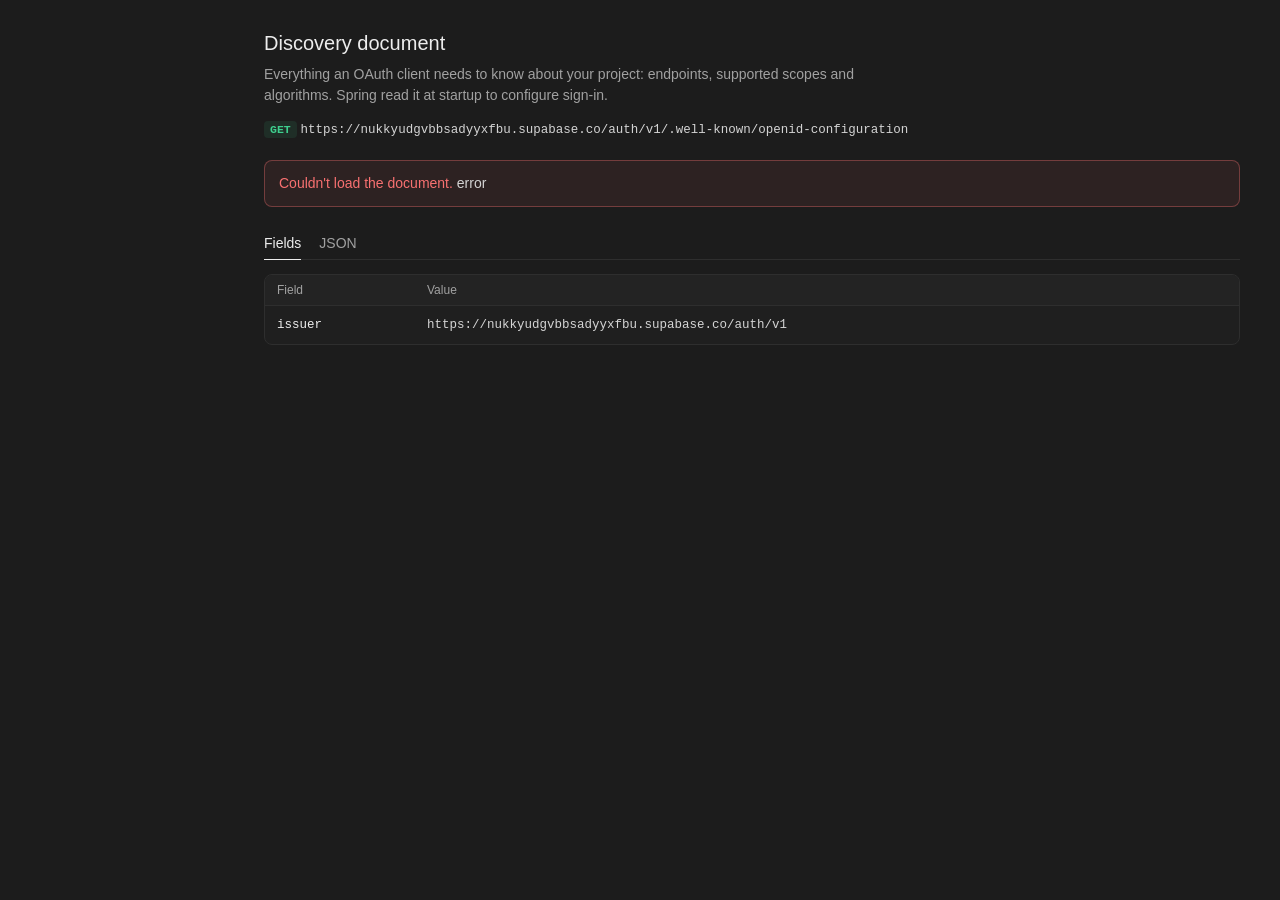
<file: src/main/resources/templates/discovery.html>
<!DOCTYPE html>
<html lang="en" xmlns:th="http://www.thymeleaf.org">
<head th:replace="~{fragments :: head('Discovery document')}">
    <meta charset="UTF-8">
    <title>Discovery document | Token inspector</title>
    <link rel="stylesheet" href="../static/css/app.css">
    <script defer src="../static/js/app.js"></script>
</head>
<body>
<header th:replace="~{fragments :: topbar}"></header>
<div class="shell">
    <nav th:replace="~{fragments :: sidebar(${active})}"></nav>

    <main class="main">
        <div class="head"><h1>Discovery document</h1></div>
        <p class="sub">
            Everything an OAuth client needs to know about your project: endpoints, supported scopes and algorithms.
            Spring read it at startup to configure sign-in.
        </p>
        <p class="source"><span class="method">GET</span> <a th:href="${url}" th:text="${url}">https://nukkyudgvbbsadyyxfbu.supabase.co/auth/v1/.well-known/openid-configuration</a></p>

        <div class="alert" th:if="${fetchError != null}" role="alert">
            <b>Couldn't load the document.</b> <span th:text="${fetchError}">error</span>
        </div>

        <th:block th:if="${fetchError == null}">
            <div class="tabs" role="tablist" aria-label="View">
                <button type="button" role="tab" id="tab-fields" aria-controls="panel-fields" aria-selected="true">Fields</button>
                <button type="button" role="tab" id="tab-raw" aria-controls="panel-raw" aria-selected="false" tabindex="-1">JSON</button>
            </div>
            <div role="tabpanel" id="panel-fields" aria-labelledby="tab-fields">
                <table class="table">
                    <thead><tr><th scope="col">Field</th><th scope="col">Value</th></tr></thead>
                    <tbody>
                    <tr th:each="row : ${rows}">
                        <td class="k" th:text="${row.name}">issuer</td>
                        <td class="v" th:text="${row.value}">https://nukkyudgvbbsadyyxfbu.supabase.co/auth/v1</td>
                    </tr>
                    </tbody>
                </table>
            </div>
            <div role="tabpanel" id="panel-raw" aria-labelledby="tab-raw" hidden>
                <div class="code-block">
                    <div class="code-head"><span>openid-configuration</span><button type="button" class="btn" data-copy="#raw">Copy</button></div>
                    <pre class="code" id="raw" th:text="${raw}">{ }</pre>
                </div>
            </div>
        </th:block>
    </main>
</div>
</body>
</html>
</file>
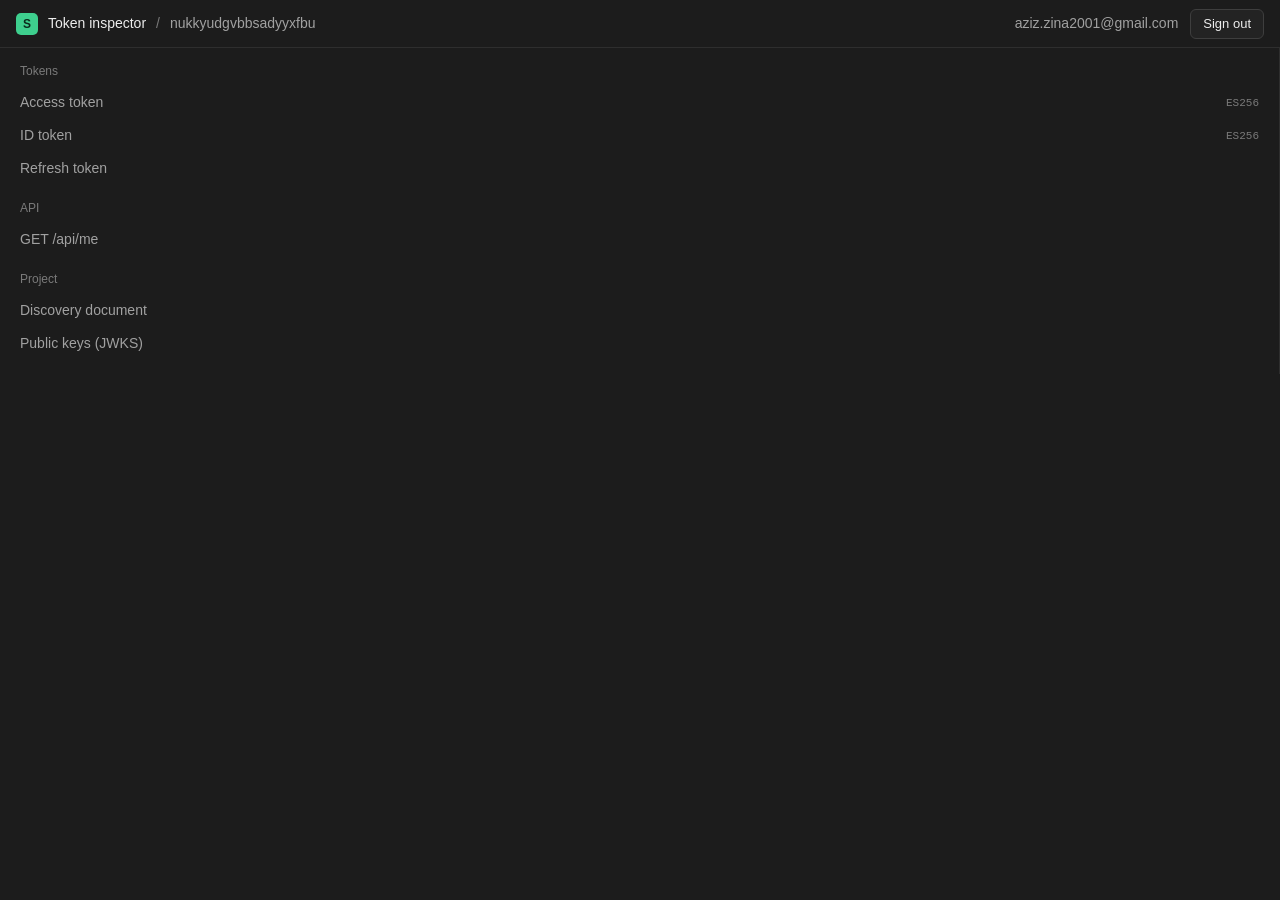
<file: src/main/resources/templates/fragments.html>
<!DOCTYPE html>
<html lang="en" xmlns:th="http://www.thymeleaf.org">
<head th:fragment="head(title)">
    <meta charset="UTF-8">
    <meta name="viewport" content="width=device-width, initial-scale=1">
    <meta name="color-scheme" content="dark">
    <title th:text="${title} + ' | Token inspector'">Token inspector</title>
    <link rel="stylesheet" href="../static/css/app.css" th:href="@{/css/app.css}">
    <script defer src="../static/js/app.js" th:src="@{/js/app.js}"></script>
</head>
<body>

<!-- Top bar: product / project, signed-in user -->
<header th:fragment="topbar" class="top">
    <a class="top-brand" href="/" th:href="@{/}">
        <span class="logo" aria-hidden="true">S</span>
        <b>Token inspector</b>
    </a>
    <span class="crumb-sep" aria-hidden="true">/</span>
    <span class="crumb mono-soft" th:text="${projectRef}">nukkyudgvbbsadyyxfbu</span>
    <div class="top-right" th:if="${email != null}">
        <span class="top-user" th:text="${email}">aziz.zina2001@gmail.com</span>
        <form th:action="@{/logout}" method="post">
            <button type="submit" class="btn">Sign out</button>
        </form>
    </div>
</header>

<!-- Sidebar -->
<nav th:fragment="sidebar(active)" class="side" aria-label="Inspector">
    <p class="side-label">Tokens</p>
    <a href="/access-token" th:href="@{/access-token}" th:classappend="${active == 'access'} ? 'on'"
       th:attr="aria-current=${active == 'access'} ? 'page'">
        Access token <small th:text="${accessAlg}">ES256</small>
    </a>
    <a href="/id-token" th:href="@{/id-token}" th:classappend="${active == 'id'} ? 'on'"
       th:attr="aria-current=${active == 'id'} ? 'page'">
        ID token <small th:text="${idAlg}">ES256</small>
    </a>
    <a href="/refresh-token" th:href="@{/refresh-token}" th:classappend="${active == 'refresh'} ? 'on'"
       th:attr="aria-current=${active == 'refresh'} ? 'page'">Refresh token</a>

    <p class="side-label">API</p>
    <a href="/access-token#console" th:href="@{/access-token#console}">GET /api/me</a>

    <p class="side-label">Project</p>
    <a href="/discovery" th:href="@{/discovery}" th:classappend="${active == 'discovery'} ? 'on'"
       th:attr="aria-current=${active == 'discovery'} ? 'page'">Discovery document</a>
    <a href="/jwks" th:href="@{/jwks}" th:classappend="${active == 'jwks'} ? 'on'"
       th:attr="aria-current=${active == 'jwks'} ? 'page'">Public keys (JWKS)</a>
</nav>

</body>
</html>
</file>
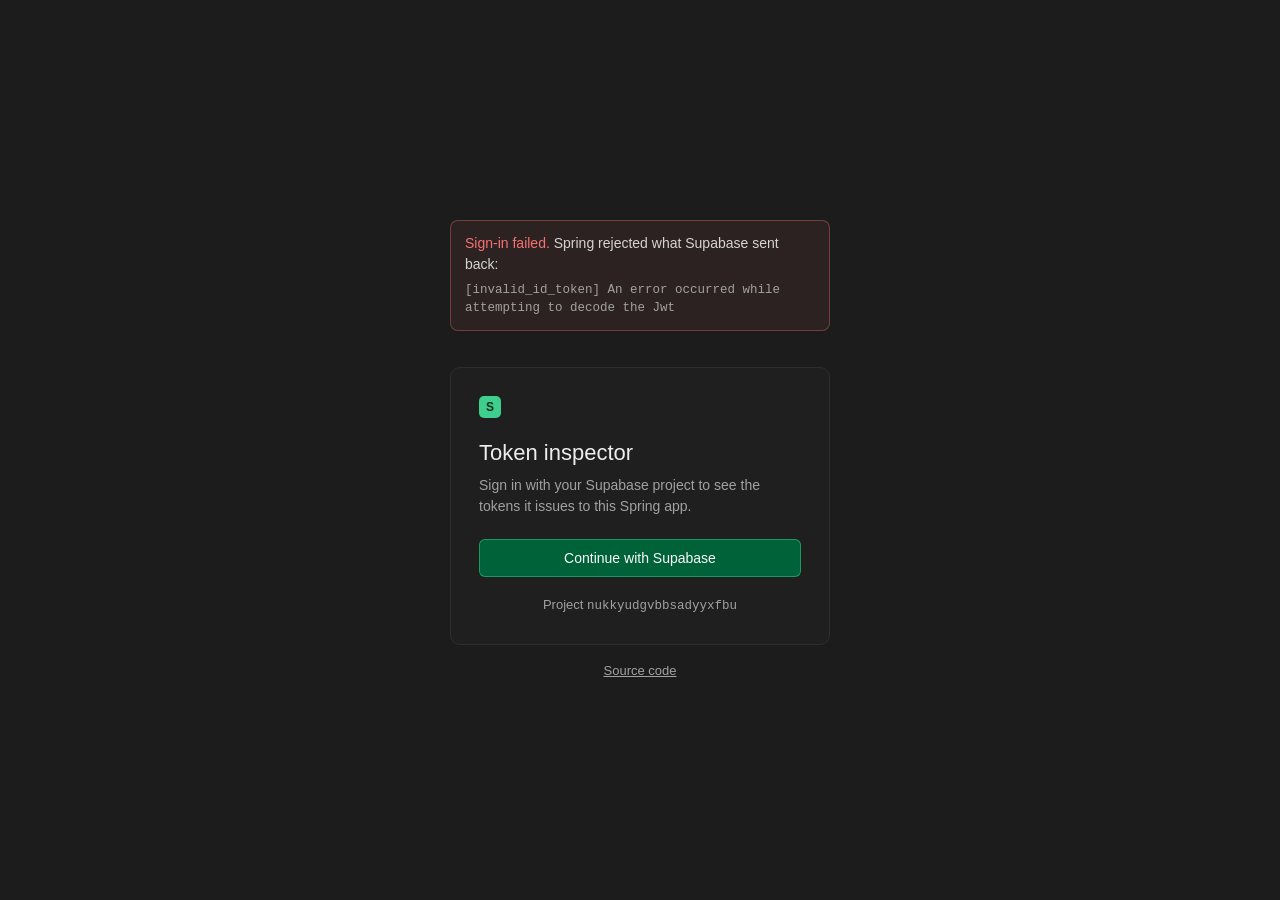
<file: src/main/resources/templates/home.html>
<!DOCTYPE html>
<html lang="en" xmlns:th="http://www.thymeleaf.org">
<head th:replace="~{fragments :: head('Sign in')}">
    <meta charset="UTF-8">
    <title>Sign in | Token inspector</title>
    <link rel="stylesheet" href="../static/css/app.css">
</head>
<body>
<main class="auth">
    <div class="auth-stack">
        <div class="alert" th:if="${signInError != null}" role="alert">
            <b>Sign-in failed.</b> Spring rejected what Supabase sent back:
            <code th:text="${signInError}">[invalid_id_token] An error occurred while attempting to decode the Jwt</code>
        </div>

        <div class="card">
            <span class="logo" aria-hidden="true">S</span>
            <h1>Token inspector</h1>
            <p>Sign in with your Supabase project to see the tokens it issues to this Spring app.</p>
            <a class="btn primary lg block" href="/oauth2/authorization/supabase" th:href="@{/oauth2/authorization/supabase}">Continue with Supabase</a>
            <p class="card-foot">Project <span class="mono" th:text="${projectRef}">nukkyudgvbbsadyyxfbu</span></p>
        </div>

        <p class="auth-links">
            <a href="https://github.com/aziz-zina/spring-supabase-auth-demo">Source code</a>
        </p>
    </div>
</main>
</body>
</html>
</file>
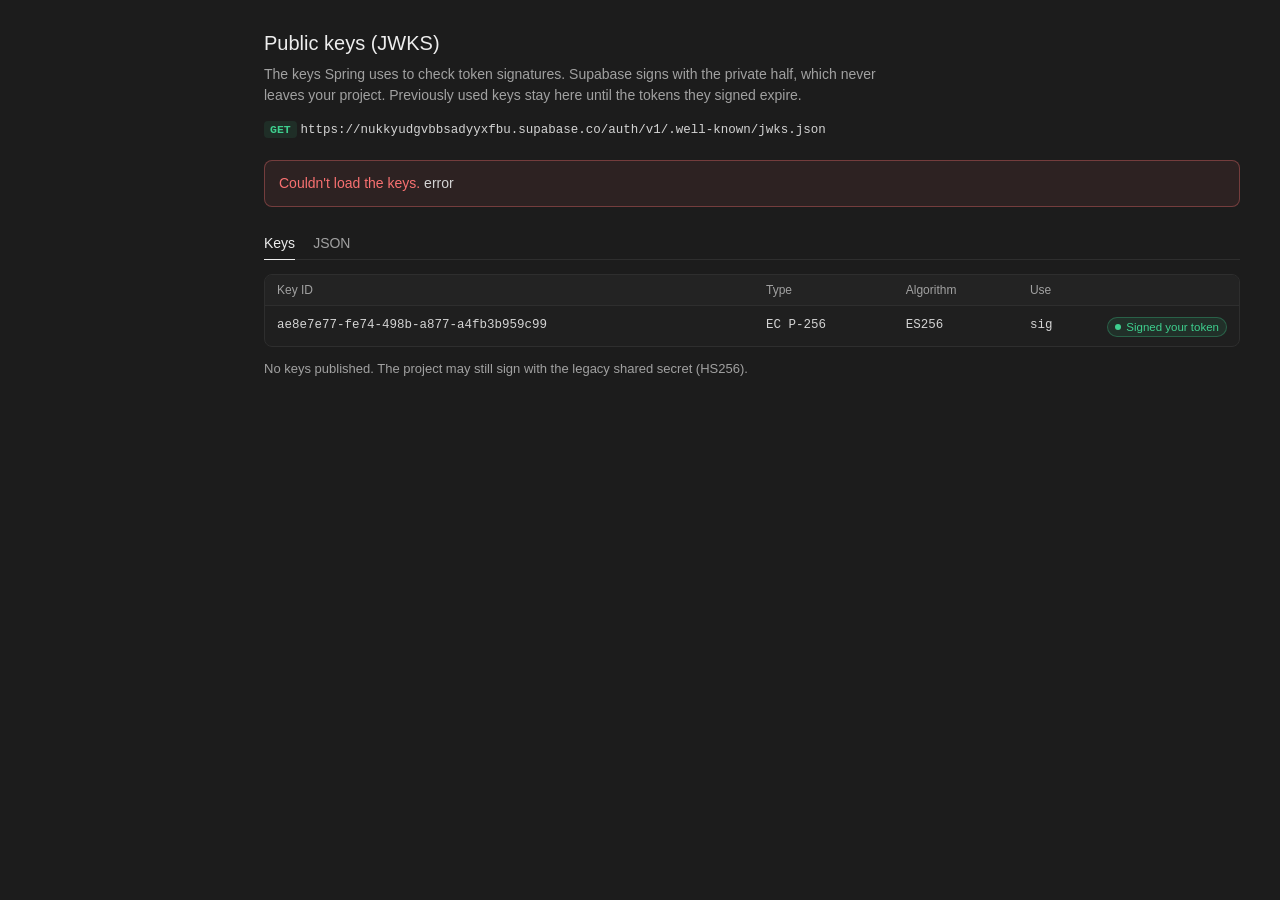
<file: src/main/resources/templates/jwks.html>
<!DOCTYPE html>
<html lang="en" xmlns:th="http://www.thymeleaf.org">
<head th:replace="~{fragments :: head('Public keys')}">
    <meta charset="UTF-8">
    <title>Public keys | Token inspector</title>
    <link rel="stylesheet" href="../static/css/app.css">
    <script defer src="../static/js/app.js"></script>
</head>
<body>
<header th:replace="~{fragments :: topbar}"></header>
<div class="shell">
    <nav th:replace="~{fragments :: sidebar(${active})}"></nav>

    <main class="main">
        <div class="head"><h1>Public keys (JWKS)</h1></div>
        <p class="sub">
            The keys Spring uses to check token signatures. Supabase signs with the private half, which never leaves your project.
            Previously used keys stay here until the tokens they signed expire.
        </p>
        <p class="source"><span class="method">GET</span> <a th:href="${url}" th:text="${url}">https://nukkyudgvbbsadyyxfbu.supabase.co/auth/v1/.well-known/jwks.json</a></p>

        <div class="alert" th:if="${fetchError != null}" role="alert">
            <b>Couldn't load the keys.</b> <span th:text="${fetchError}">error</span>
        </div>

        <th:block th:if="${fetchError == null}">
            <div class="tabs" role="tablist" aria-label="View">
                <button type="button" role="tab" id="tab-keys" aria-controls="panel-keys" aria-selected="true">Keys</button>
                <button type="button" role="tab" id="tab-raw" aria-controls="panel-raw" aria-selected="false" tabindex="-1">JSON</button>
            </div>
            <div role="tabpanel" id="panel-keys" aria-labelledby="tab-keys">
                <table class="table">
                    <thead>
                    <tr><th scope="col">Key ID</th><th scope="col">Type</th><th scope="col">Algorithm</th><th scope="col">Use</th><th scope="col"></th></tr>
                    </thead>
                    <tbody>
                    <tr th:each="key : ${keys}">
                        <td class="v" th:text="${key['kid']}">ae8e7e77-fe74-498b-a877-a4fb3b959c99</td>
                        <td class="v" th:text="${key['kty']} + (${key['crv']} != null ? ' ' + ${key['crv']} : '')">EC P-256</td>
                        <td class="v" th:text="${key['alg']}">ES256</td>
                        <td class="v" th:text="${key['use']}">sig</td>
                        <td class="tag">
                            <span class="badge ok" th:if="${currentKid != null and currentKid == key['kid']}">Signed your token</span>
                        </td>
                    </tr>
                    </tbody>
                </table>
                <p class="note" th:if="${#lists.isEmpty(keys)}">No keys published. The project may still sign with the legacy shared secret (HS256).</p>
            </div>
            <div role="tabpanel" id="panel-raw" aria-labelledby="tab-raw" hidden>
                <div class="code-block">
                    <div class="code-head"><span>jwks.json</span><button type="button" class="btn" data-copy="#raw">Copy</button></div>
                    <pre class="code" id="raw" th:text="${raw}">{ }</pre>
                </div>
            </div>
        </th:block>
    </main>
</div>
</body>
</html>
</file>
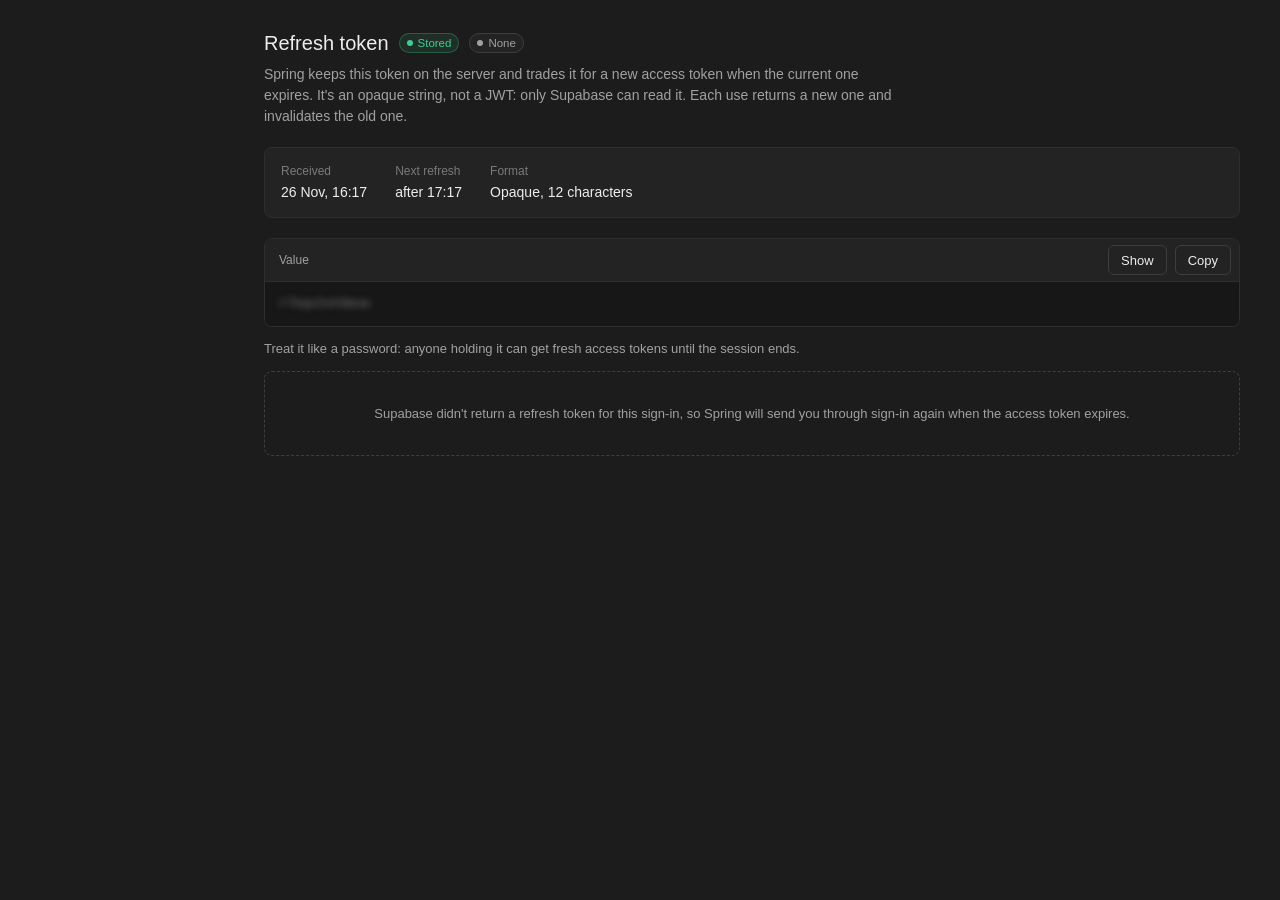
<file: src/main/resources/templates/refresh-token.html>
<!DOCTYPE html>
<html lang="en" xmlns:th="http://www.thymeleaf.org">
<head th:replace="~{fragments :: head('Refresh token')}">
    <meta charset="UTF-8">
    <title>Refresh token | Token inspector</title>
    <link rel="stylesheet" href="../static/css/app.css">
</head>
<body>
<header th:replace="~{fragments :: topbar}"></header>
<div class="shell">
    <nav th:replace="~{fragments :: sidebar(${active})}"></nav>

    <main class="main">
        <div class="head">
            <h1>Refresh token</h1>
            <span class="badge ok" th:if="${refreshToken != null}">Stored</span>
            <span class="badge off" th:unless="${refreshToken != null}">None</span>
        </div>
        <p class="sub">
            Spring keeps this token on the server and trades it for a new access token when the current one expires.
            It's an opaque string, not a JWT: only Supabase can read it. Each use returns a new one and invalidates the old one.
        </p>

        <th:block th:if="${refreshToken != null}">
            <div class="meta">
                <div th:if="${refreshIssuedAt != null}">
                    <span>Received</span>
                    <b><time data-local-time th:datetime="${refreshIssuedAt}" th:text="${refreshIssuedAt}">26 Nov, 16:17</time></b>
                </div>
                <div th:if="${accessExpiresAt != null}">
                    <span>Next refresh</span>
                    <b>after <time data-local-time th:datetime="${accessExpiresAt}" th:text="${accessExpiresAt}">17:17</time></b>
                </div>
                <div>
                    <span>Format</span>
                    <b>Opaque, <th:block th:text="${#strings.length(refreshToken)}">12</th:block> characters</b>
                </div>
            </div>

            <div class="code-block">
                <div class="code-head">
                    <span>Value</span>
                    <span class="code-actions">
                        <button type="button" class="btn" data-reveal="#refresh-value">Show</button>
                        <button type="button" class="btn" data-copy="#refresh-value">Copy</button>
                    </span>
                </div>
                <pre class="code is-masked" id="refresh-value" th:text="${refreshToken}">r7kqv2xh3mzw</pre>
            </div>
            <p class="note">Treat it like a password: anyone holding it can get fresh access tokens until the session ends.</p>
        </th:block>

        <p class="empty" th:unless="${refreshToken != null}">
            Supabase didn't return a refresh token for this sign-in, so Spring will send you through sign-in again when the access token expires.
        </p>
    </main>
</div>
</body>
</html>
</file>
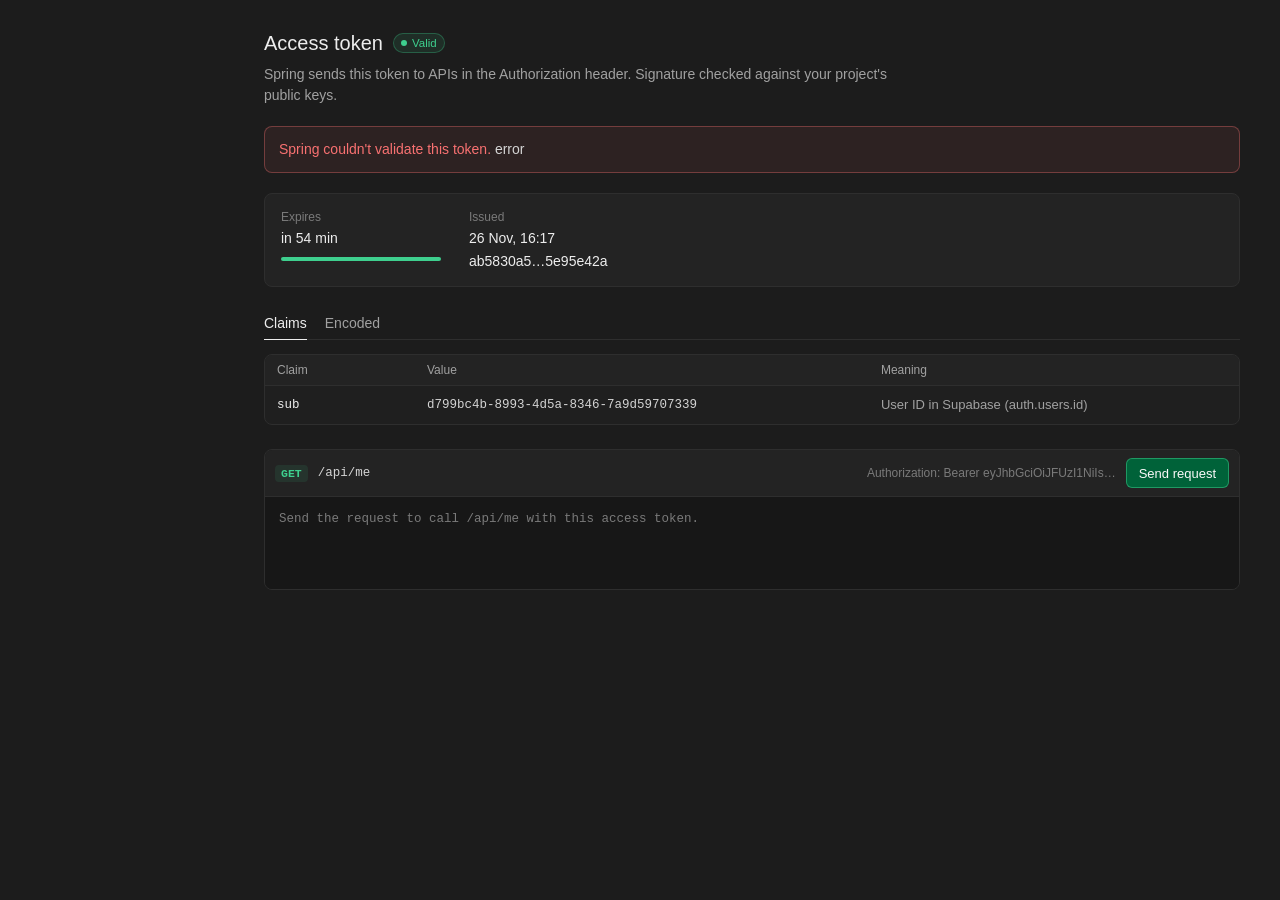
<file: src/main/resources/templates/token.html>
<!DOCTYPE html>
<html lang="en" xmlns:th="http://www.thymeleaf.org">
<head th:replace="~{fragments :: head(${title})}">
    <meta charset="UTF-8">
    <title>Access token | Token inspector</title>
    <link rel="stylesheet" href="../static/css/app.css">
    <script defer src="../static/js/app.js"></script>
</head>
<body>
<header th:replace="~{fragments :: topbar}"></header>
<div class="shell">
    <nav th:replace="~{fragments :: sidebar(${active})}"></nav>

    <main class="main">
        <div class="head">
            <h1 th:text="${title}">Access token</h1>
            <span class="badge ok" data-validity th:if="${expiresAt != null}">Valid</span>
        </div>
        <p class="sub" th:text="${description}">
            Spring sends this token to APIs in the Authorization header. Signature checked against your project's public keys.
        </p>

        <div class="alert" th:if="${tokenError != null}" role="alert">
            <b>Spring couldn't validate this token.</b>
            <span th:text="${tokenError}">error</span>
        </div>

        <!-- Summary bar -->
        <div class="meta" th:if="${expiresAt != null}"
             th:attr="data-issued=${issuedAt}, data-expires=${expiresAt}">
            <div>
                <span>Expires</span>
                <b data-countdown th:text="${expiresAt}">in 54 min</b>
                <div class="bar" aria-hidden="true"><i data-meter></i></div>
            </div>
            <div th:each="fact : ${facts}" th:if="${!#strings.isEmpty(fact.value)}">
                <span th:text="${fact.label}">Issued</span>
                <b th:if="${fact.time}"><time data-local-time th:datetime="${fact.value}" th:text="${fact.value}">26 Nov, 16:17</time></b>
                <b th:unless="${fact.time}" th:classappend="${fact.mono} ? 'mono'" th:text="${fact.value}">ab5830a5…5e95e42a</b>
            </div>
        </div>

        <!-- Claims / Encoded -->
        <div class="tabs" role="tablist" aria-label="View">
            <button type="button" role="tab" id="tab-claims" aria-controls="panel-claims" aria-selected="true">Claims</button>
            <button type="button" role="tab" id="tab-encoded" aria-controls="panel-encoded" aria-selected="false" tabindex="-1">Encoded</button>
        </div>

        <div role="tabpanel" id="panel-claims" aria-labelledby="tab-claims">
            <table class="table">
                <thead>
                <tr><th scope="col">Claim</th><th scope="col">Value</th><th scope="col" class="d">Meaning</th></tr>
                </thead>
                <tbody>
                <tr th:each="claim : ${claims}">
                    <td class="k" th:text="${claim.name}">sub</td>
                    <td class="v">
                        <time th:if="${claim.time}" data-local-time th:datetime="${claim.value}" th:text="${claim.value}"></time>
                        <th:block th:unless="${claim.time}" th:text="${claim.value}">d799bc4b-8993-4d5a-8346-7a9d59707339</th:block>
                    </td>
                    <td class="d" th:text="${claim.meaning}">User ID in Supabase (auth.users.id)</td>
                </tr>
                </tbody>
            </table>
        </div>

        <div role="tabpanel" id="panel-encoded" aria-labelledby="tab-encoded" hidden>
            <div class="code-block">
                <div class="code-head">
                    <span><span class="jwt-header">Header</span>.<span class="jwt-payload">Payload</span>.<span class="jwt-signature">Signature</span></span>
                    <button type="button" class="btn" data-copy="#encoded-token">Copy</button>
                </div>
                <pre class="code jwt" id="encoded-token" data-jwt th:text="${token}">eyJhbGciOiJFUzI1NiJ9.eyJzdWIiOiJkNzk5In0.c2lnbmF0dXJl</pre>
            </div>
        </div>

        <!-- Request console (access token only) -->
        <section class="console" id="console" th:if="${console}" aria-label="Call the API">
            <div class="req">
                <span class="method">GET</span>
                <span class="url">/api/me</span>
                <span class="req-auth" th:text="'Authorization: Bearer ' + ${#strings.abbreviate(token, 28)}">Authorization: Bearer eyJhbGciOiJFUzI1NiIs…</span>
                <button type="button" class="btn primary" data-send th:attr="data-token=${token}">Send request</button>
            </div>
            <pre class="res" data-response>Send the request to call /api/me with this access token.</pre>
            <div class="status" data-status hidden></div>
        </section>
    </main>
</div>
</body>
</html>
</file>
<file: src/main/resources/static/css/app.css>
/* Token inspector: styled after the Supabase dashboard (dark). */

:root {
    --bg: #1c1c1c;
    --panel: #232323;
    --panel-2: #1f1f1f;
    --code-bg: #171717;
    --hover: #2a2a2a;
    --border: #2e2e2e;
    --border-strong: #3e3e3e;
    --text: #ededed;
    --text-2: #d4d4d4;
    --muted: #a1a1a1;
    --faint: #7a7a7a;
    --green: #3ecf8e;
    --green-btn: #006239;
    --green-btn-hover: #00703f;
    --green-btn-border: rgba(62, 207, 142, 0.5);
    --green-soft: rgba(62, 207, 142, 0.1);
    --amber: #f5a623;
    --red: #f87171;
    --red-soft: rgba(248, 113, 113, 0.08);

    --sans: -apple-system, BlinkMacSystemFont, "Segoe UI", Inter, Roboto, Helvetica, Arial, sans-serif;
    --mono: "Source Code Pro", ui-monospace, Menlo, Consolas, "Liberation Mono", monospace;

    color-scheme: dark;
}

*, *::before, *::after { box-sizing: border-box; }

[hidden] { display: none !important; }

body {
    margin: 0;
    background: var(--bg);
    color: var(--text);
    font: 14px/1.5 var(--sans);
    -webkit-font-smoothing: antialiased;
}

h1, p, ul, pre { margin: 0; }

a { color: var(--text); }

code, pre, .mono { font-family: var(--mono); font-size: 12.5px; }
.mono-soft { font-family: var(--sans); }

:focus-visible { outline: 2px solid var(--green); outline-offset: 2px; border-radius: 4px; }

/* ---------- Buttons, badges ---------- */

.btn {
    display: inline-flex;
    align-items: center;
    justify-content: center;
    gap: 8px;
    height: 30px;
    padding: 0 12px;
    border: 1px solid var(--border-strong);
    border-radius: 6px;
    background: var(--panel);
    color: var(--text);
    font: 500 13px var(--sans);
    text-decoration: none;
    white-space: nowrap;
    cursor: pointer;
}
.btn:hover { background: var(--hover); }
.btn:disabled { opacity: 0.6; cursor: progress; }

.btn.primary { background: var(--green-btn); border-color: var(--green-btn-border); color: #fafafa; }
.btn.primary:hover { background: var(--green-btn-hover); }

.btn.lg { height: 38px; padding: 0 16px; font-size: 14px; }
.btn.block { width: 100%; }

.text-link {
    padding: 0;
    border: 0;
    background: none;
    color: var(--muted);
    font: inherit;
    text-decoration: underline;
    text-underline-offset: 2px;
    cursor: pointer;
}
.text-link:hover { color: var(--text); }

.badge {
    display: inline-flex;
    align-items: center;
    gap: 5px;
    height: 20px;
    padding: 0 7px;
    border: 1px solid;
    border-radius: 999px;
    font: 500 11.5px var(--sans);
    white-space: nowrap;
}
.badge::before { content: ""; width: 6px; height: 6px; border-radius: 50%; background: currentColor; }
.badge.ok { color: var(--green); border-color: rgba(62, 207, 142, 0.3); background: var(--green-soft); }
.badge.warn { color: var(--amber); border-color: rgba(245, 166, 35, 0.3); background: rgba(245, 166, 35, 0.08); }
.badge.off { color: var(--muted); border-color: var(--border-strong); background: var(--panel); }

.logo {
    display: inline-grid;
    place-items: center;
    width: 22px;
    height: 22px;
    border-radius: 5px;
    background: var(--green);
    color: #0b2b1d;
    font: 800 12px var(--sans);
}

/* ---------- Top bar ---------- */

.top {
    display: flex;
    align-items: center;
    gap: 10px;
    height: 48px;
    padding: 0 16px;
    border-bottom: 1px solid var(--border);
}
.top-brand { display: inline-flex; align-items: center; gap: 10px; text-decoration: none; }
.top-brand b { font-weight: 500; }
.crumb-sep { color: var(--faint); }
.crumb { color: var(--muted); }
.top-right { margin-left: auto; display: flex; align-items: center; gap: 12px; color: var(--muted); }
.top-right form { display: contents; }

/* ---------- Shell ---------- */

.shell { display: grid; grid-template-columns: 232px minmax(0, 1fr); min-height: calc(100vh - 48px); }

.side { padding: 14px 10px; border-right: 1px solid var(--border); }
.side-label { margin: 14px 10px 6px; color: var(--faint); font-size: 12px; font-weight: 500; }
.side-label:first-child { margin-top: 0; }
.side a {
    display: flex;
    align-items: center;
    justify-content: space-between;
    padding: 6px 10px;
    border-radius: 6px;
    color: var(--muted);
    text-decoration: none;
}
.side a:hover { color: var(--text); }
.side a.on { background: var(--hover); color: var(--text); }
.side small { color: var(--faint); font: 11px var(--mono); }

.main { max-width: 1040px; padding: 28px 32px 48px; }

.head { display: flex; align-items: center; gap: 10px; }
.head h1 { font-size: 20px; font-weight: 500; }

.sub { max-width: 640px; margin: 6px 0 20px; color: var(--muted); }

.source { margin: -8px 0 20px; color: var(--muted); overflow-wrap: anywhere; }
.source a { color: var(--text-2); font-family: var(--mono); font-size: 12.5px; text-decoration: none; }
.source a:hover { text-decoration: underline; }

.alert {
    margin-bottom: 20px;
    padding: 12px 14px;
    border: 1px solid rgba(248, 113, 113, 0.35);
    border-radius: 8px;
    background: var(--red-soft);
    color: var(--text-2);
    overflow-wrap: anywhere;
}
.alert b { color: var(--red); font-weight: 500; }
.alert code { display: block; margin-top: 6px; color: var(--muted); }

.note, .empty { margin-top: 12px; color: var(--muted); font-size: 13px; }
.empty { padding: 32px; border: 1px dashed var(--border-strong); border-radius: 8px; text-align: center; }

/* ---------- Summary bar ---------- */

.meta {
    display: flex;
    flex-wrap: wrap;
    gap: 14px 28px;
    margin-bottom: 20px;
    padding: 14px 16px;
    border: 1px solid var(--border);
    border-radius: 8px;
    background: var(--panel);
}
.meta > div { display: grid; align-content: start; gap: 2px; }
.meta span { color: var(--faint); font-size: 12px; }
.meta b { font-weight: 500; }
.meta b.mono { font-weight: 400; line-height: 21px; }

.bar { width: 160px; height: 4px; margin-top: 6px; border-radius: 4px; background: var(--border-strong); overflow: hidden; }
.bar i { display: block; width: 100%; height: 100%; background: var(--green); transition: width 0.6s ease; }
.meta.is-low .bar i { background: var(--amber); }
.meta.is-expired .bar i { width: 0; }

/* ---------- Tabs ---------- */

.tabs { display: flex; gap: 18px; margin-bottom: 14px; border-bottom: 1px solid var(--border); }
.tabs [role="tab"] {
    margin-bottom: -1px;
    padding: 8px 0;
    border: 0;
    border-bottom: 1px solid transparent;
    background: none;
    color: var(--muted);
    font: 14px var(--sans);
    cursor: pointer;
}
.tabs [role="tab"]:hover { color: var(--text); }
.tabs [role="tab"][aria-selected="true"] { color: var(--text); border-bottom-color: var(--text); }

/* ---------- Table ---------- */

.table {
    width: 100%;
    border: 1px solid var(--border);
    border-radius: 8px;
    border-collapse: separate;
    border-spacing: 0;
    background: var(--panel-2);
    overflow: hidden;
}
.table th {
    padding: 8px 12px;
    border-bottom: 1px solid var(--border);
    background: var(--panel);
    color: var(--muted);
    font: 500 12px var(--sans);
    text-align: left;
}
.table td { padding: 9px 12px; border-bottom: 1px solid var(--border); vertical-align: top; }
.table tbody tr:last-child td { border-bottom: 0; }
.table tbody tr:hover td { background: #222; }
.table td.k { width: 150px; font: 12.5px/1.6 var(--mono); }
.table td.v { color: var(--text-2); font: 12.5px/1.6 var(--mono); overflow-wrap: anywhere; }
.table td.d { width: 38%; color: var(--muted); font-size: 13px; }
.table td.tag { width: 1%; white-space: nowrap; text-align: right; }

/* ---------- Code blocks ---------- */

.code-block { border: 1px solid var(--border); border-radius: 8px; overflow: hidden; }
.code-head {
    display: flex;
    align-items: center;
    justify-content: space-between;
    gap: 12px;
    padding: 6px 8px 6px 14px;
    border-bottom: 1px solid var(--border);
    background: var(--panel);
    color: var(--muted);
    font-size: 12px;
}
.code-actions { display: flex; gap: 8px; }
.code {
    padding: 12px 14px;
    background: var(--code-bg);
    color: var(--text-2);
    line-height: 1.6;
    white-space: pre-wrap;
    overflow-wrap: anywhere;
}
.code.jwt { word-break: break-all; }
.code.is-masked { color: transparent; text-shadow: 0 0 7px rgba(212, 212, 212, 0.6); user-select: none; }

.jwt-header { color: #f87171; }
.jwt-payload { color: #c084fc; }
.jwt-signature { color: #3ecf8e; }

/* ---------- Request console ---------- */

.console { margin-top: 24px; border: 1px solid var(--border); border-radius: 8px; overflow: hidden; scroll-margin-top: 16px; }
.req { display: flex; align-items: center; gap: 10px; padding: 8px 10px; border-bottom: 1px solid var(--border); background: var(--panel); }
.method { padding: 2px 6px; border-radius: 4px; background: var(--green-soft); color: var(--green); font: 600 11.5px var(--mono); }
.url { color: var(--text-2); font: 12.5px var(--mono); }
.req-auth { flex: 1; min-width: 0; overflow: hidden; color: var(--faint); font-size: 12px; text-align: right; text-overflow: ellipsis; white-space: nowrap; }
.res {
    min-height: 92px;
    padding: 12px 14px;
    background: var(--code-bg);
    color: var(--faint);
    font: 12.5px/1.6 var(--mono);
    white-space: pre-wrap;
    overflow-wrap: anywhere;
}
.res.has-body { color: var(--text-2); }
.status { display: flex; gap: 14px; padding: 7px 14px; border-top: 1px solid var(--border); background: var(--panel-2); color: var(--faint); font-size: 12px; }
.status b { font-weight: 500; }
.status .ok { color: var(--green); }
.status .bad { color: var(--red); }

.j-k { color: #9cdcfe; }
.j-s { color: #ce9178; }
.j-n { color: #b5cea8; }

/* ---------- Auth pages (sign in, consent, signed out) ---------- */

.auth { display: grid; place-items: center; min-height: 100vh; padding: 40px 16px; }
.auth-stack { display: grid; gap: 16px; width: min(380px, 100%); }
.auth-links { color: var(--faint); font-size: 13px; text-align: center; }
.auth-links a { color: var(--muted); }

.card {
    width: min(380px, 100%);
    padding: 28px;
    border: 1px solid var(--border);
    border-radius: 10px;
    background: var(--panel-2);
}
.auth-stack .card { width: 100%; }
.card > .logo { margin-bottom: 18px; }
.card h1 { margin-bottom: 6px; font-size: 22px; font-weight: 500; }
.card > p { color: var(--muted); }
.card > .btn.primary { margin-top: 22px; }
.card .app-name { color: var(--text); font-weight: 500; }
.card-foot { margin-top: 18px; color: var(--muted); font-size: 13px; text-align: center; }
.card-foot.small { font-size: 12px; }
.card-status { color: var(--muted); }

.gap-top { margin-top: 22px; }

.or { display: flex; align-items: center; gap: 10px; margin: 18px 0 4px; color: var(--faint); font-size: 12px; }
.or::before, .or::after { content: ""; flex: 1; border-top: 1px solid var(--border); }

.form { display: grid; gap: 14px; }
.form .btn { margin-top: 6px; }
.field { display: grid; gap: 6px; margin-top: 0; }
.field label { color: var(--muted); font-size: 13px; }
.field-row { display: flex; justify-content: space-between; align-items: baseline; font-size: 13px; }
.field input {
    height: 36px;
    padding: 0 10px;
    border: 1px solid var(--border-strong);
    border-radius: 6px;
    background: var(--bg);
    color: var(--text);
    font: 14px var(--sans);
}
.field input::placeholder { color: var(--faint); }
.field input:focus-visible { outline-offset: 0; border-color: var(--green); }

.form-message { margin-top: 14px; color: var(--muted); font-size: 13px; }
.form-message.is-error { color: var(--red); }

.app { display: flex; align-items: center; gap: 12px; margin-bottom: 18px; }
.app > div { display: grid; }
.app b { font-weight: 500; }
.app span:not(.app-icon) { color: var(--muted); font-size: 13px; }
.app-icon {
    display: grid;
    place-items: center;
    width: 40px;
    height: 40px;
    border: 1px solid var(--border-strong);
    border-radius: 8px;
    background: var(--panel);
    font-size: 16px;
    font-weight: 600;
}

.who {
    display: flex;
    justify-content: space-between;
    align-items: center;
    gap: 10px;
    padding: 10px 12px;
    border: 1px solid var(--border);
    border-radius: 6px;
    color: var(--muted);
    font-size: 13px;
    overflow-wrap: anywhere;
}
.who b { color: var(--text); font-weight: 500; }

.perm { list-style: none; display: grid; gap: 10px; margin: 16px 0 20px; padding: 0; }
.perm li { display: flex; align-items: flex-start; gap: 10px; }
.perm svg { flex: none; margin-top: 3px; color: var(--green); }

.row2 { display: grid; grid-template-columns: 1fr 1fr; gap: 8px; }

/* ---------- Small screens ---------- */

@media (max-width: 760px) {
    .top-user, .crumb, .crumb-sep { display: none; }
    .top-brand b { white-space: nowrap; }
    .shell { grid-template-columns: 1fr; }
    .side {
        display: flex;
        gap: 4px;
        padding: 8px 10px;
        border-right: 0;
        border-bottom: 1px solid var(--border);
        overflow-x: auto;
    }
    .side-label { display: none; }
    .side a { flex: none; gap: 8px; }
    .main { padding: 20px 16px 40px; }
    .table .d { display: none; }
    .table td.k { width: 110px; }
    .req { flex-wrap: wrap; }
    .req-auth { display: none; }
    .req .btn { margin-left: auto; }
}

@media (prefers-reduced-motion: reduce) {
    .bar i { transition: none; }
}
</file>
